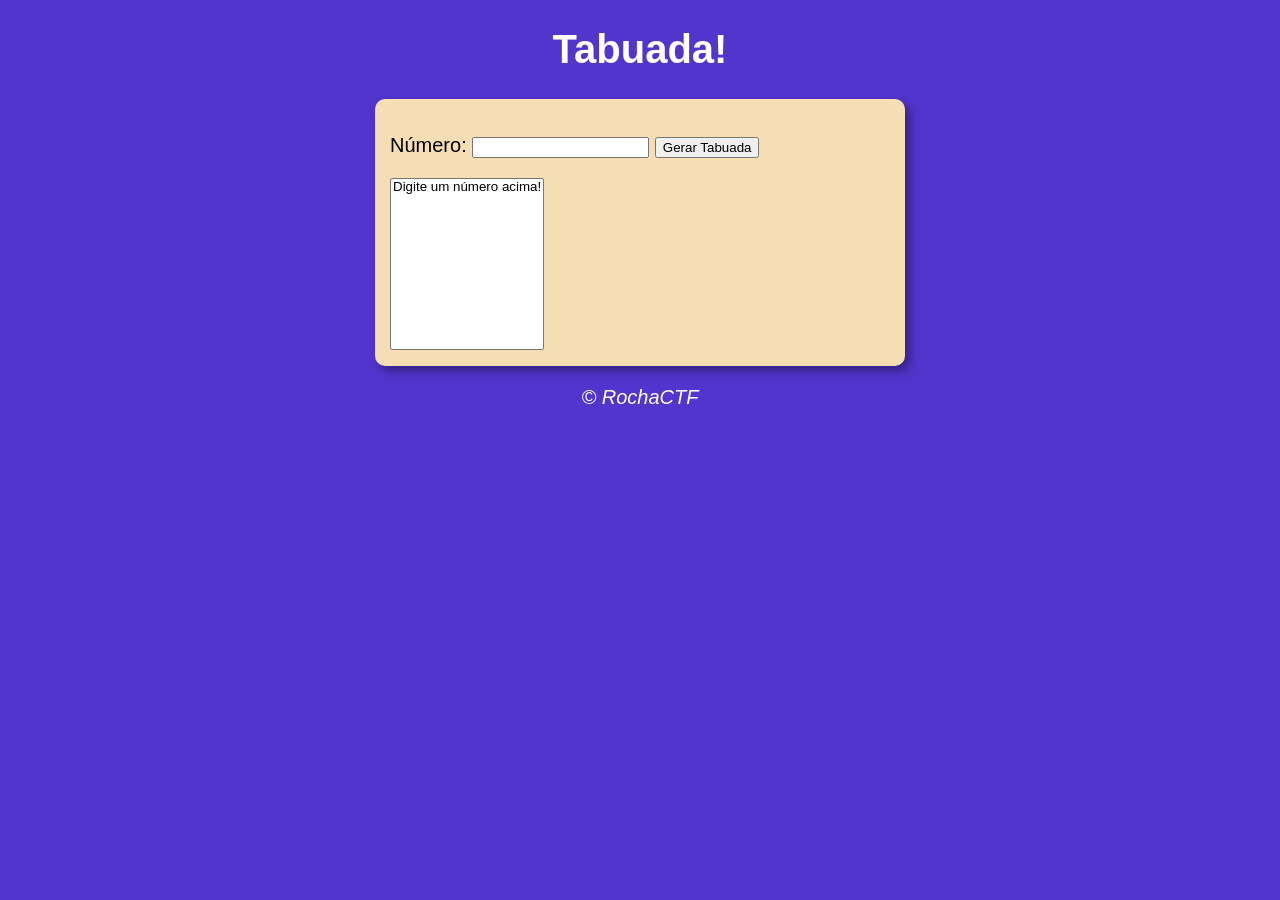
<file: Ex003/index.html>
<!DOCTYPE html>
<html lang="en">
<head>
    <meta charset="UTF-8">
    <meta name="viewport" content="width=device-width, initial-scale=1.0">
    <title>Tabuada!</title>
    <link rel="stylesheet" href="style.css">
</head>
<body>
    <header>
        <h1>Tabuada!</h1>

    </header>
    <section>
        <div>
            <p>Número: <input type="number" name="num" id="txtn">
            <input type="button" value="Gerar Tabuada" onclick="tabuada()"></p>
        </div>
        <div>
            <select name="tabuada" id="seltab" size="10">
            <option>Digite um número acima!</option>
            </select>
        </div>

    </section>
    <footer>

        <p>&copy; RochaCTF</p>
    
    </footer>

    <script src="script.js">
        
    </script>
      
</body>
</html>
</file>
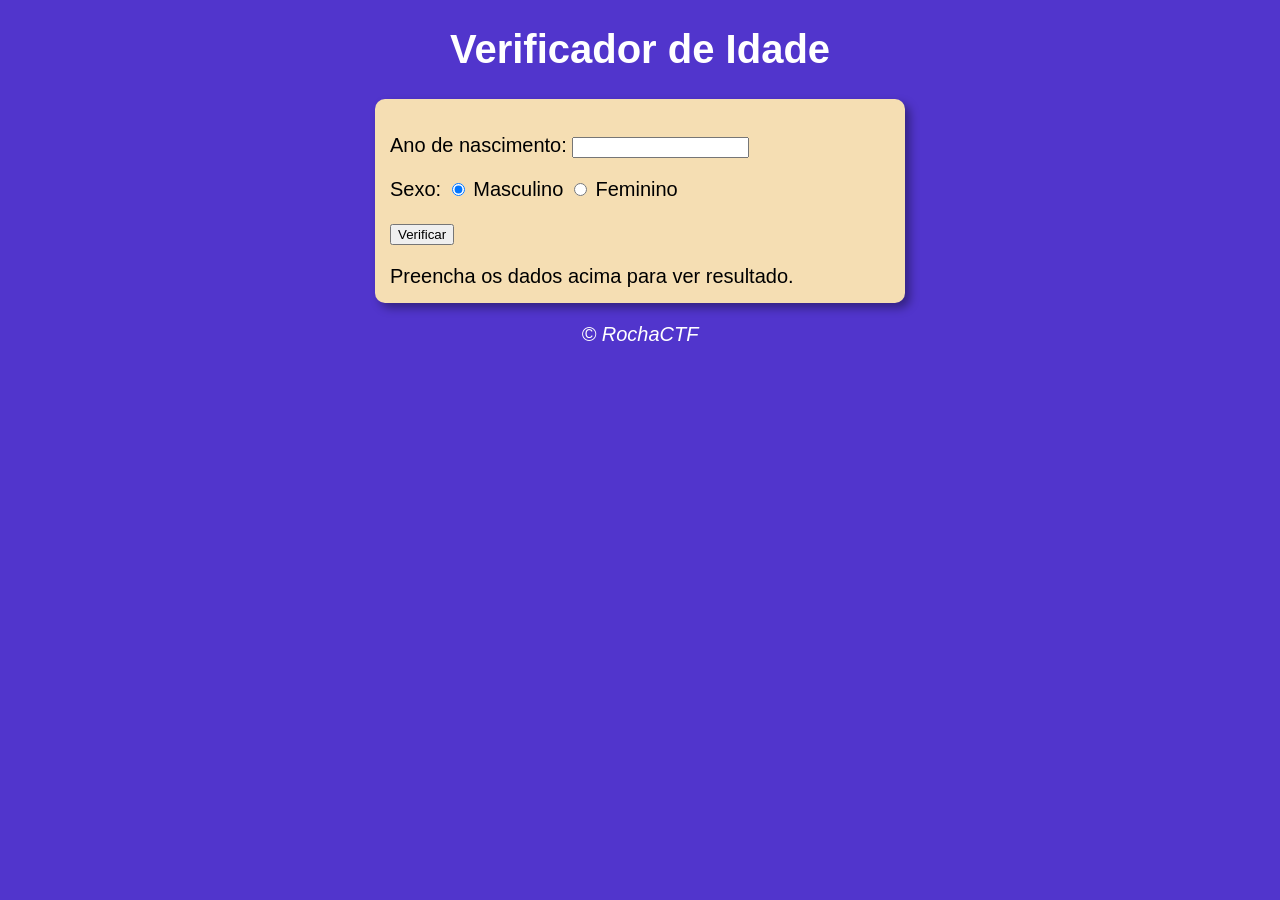
<file: Ex005/index.html>
<!DOCTYPE html>
<html lang="en">
<head>
    <meta charset="UTF-8">
    <meta name="viewport" content="width=device-width, initial-scale=1.0">
    <title>Verificador de Idade</title>
    <link rel="stylesheet" href="style.css">
</head>
<body>
    <header>
        <h1>Verificador de Idade</h1>

    </header>
    <section>
        <div>

            <p>Ano de nascimento:
                <input type="number" name="txtano" id = "txtano" min ="0" >
            </p>
            <p>Sexo:
                <input type="radio" name="radsex" id="masc" checked>
                <label for="masc">Masculino</label>
                <input type="radio" name="radsex" id="fem">
                <label for="fem">Feminino</label>
            </p>
            <p>
                <input type="button" value="Verificar" onclick="verificar()">
            </p>
        </div>
        <div id = "res">

            Preencha os dados acima para ver resultado.

        </div>

    </section>
    <footer>

        <p>&copy; RochaCTF</p>
    
    </footer>

    <script src="script.js">
        
    </script>
      
</body>
</html>
</file>
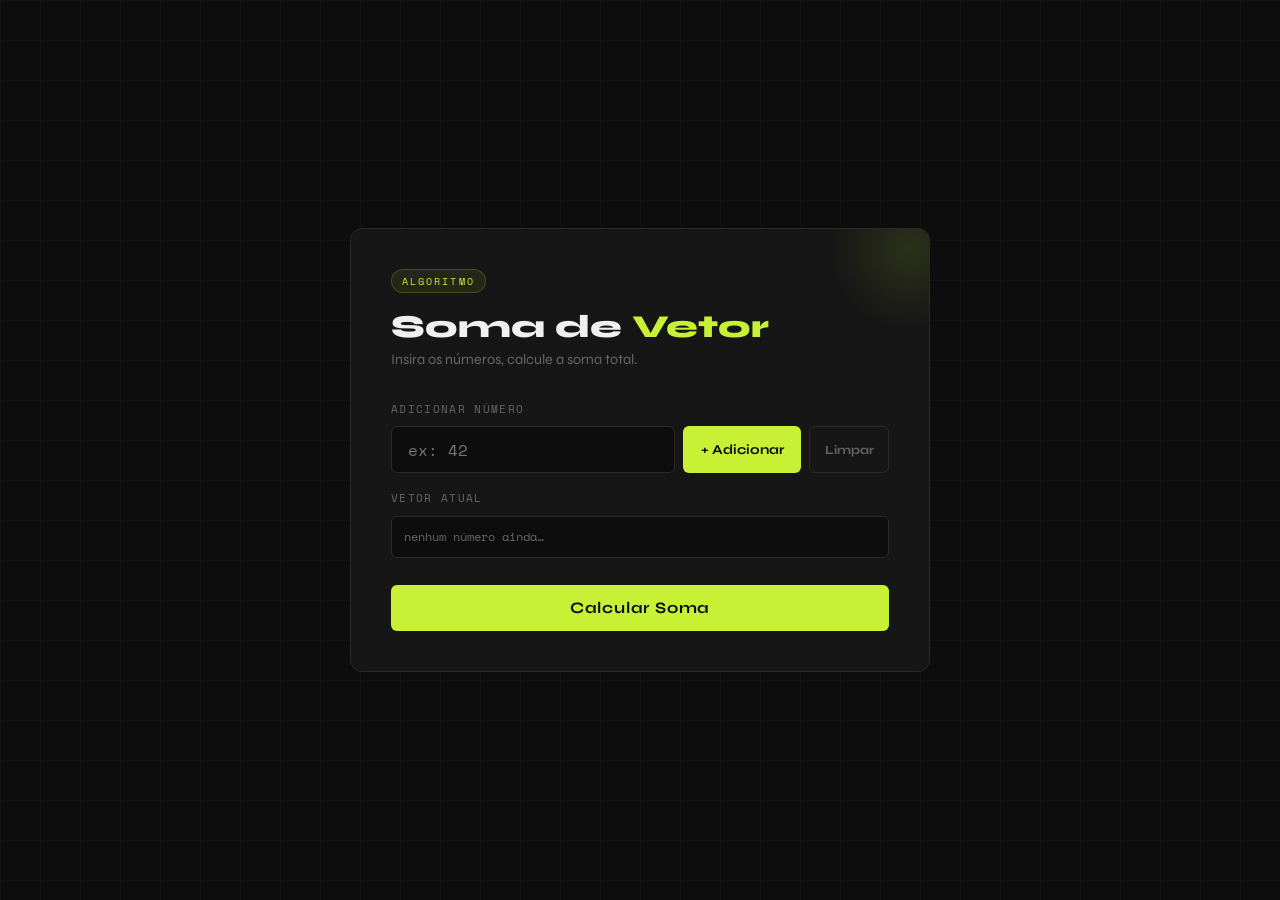
<file: Ex006/index.html>
<!DOCTYPE html>
<html lang="pt-BR">
<head>
  <meta charset="UTF-8" />
  <meta name="viewport" content="width=device-width, initial-scale=1.0"/>
  <title>Soma de Vetores</title>
  <link href="https://fonts.googleapis.com/css2?family=Space+Mono:wght@400;700&family=Syne:wght@400;700;800&display=swap" rel="stylesheet"/>
  <link rel="stylesheet" href="style.css"/>
</head>
<body>

<div class="card">
  <span class="label-tag">Algoritmo</span>
  <h1>Soma de <span>Vetor</span></h1>
  <p class="subtitle">Insira os números, calcule a soma total.</p>

  <p class="section-label">Adicionar número</p>
  <div class="input-row">
    <input type="number" id="numInput" placeholder="ex: 42" />
    <button class="btn-add" onclick="adicionarNumero()">+ Adicionar</button>
    <button class="btn-clear" onclick="limpar()">Limpar</button>
  </div>

  <p class="section-label">Vetor atual</p>
  <div class="chips" id="chips">
    <span class="empty-hint" id="emptyHint">nenhum número ainda…</span>
  </div>

  <button class="btn-calc" onclick="calcularSoma()">Calcular Soma</button>
  <p class="error-msg" id="errorMsg">⚠ Adicione pelo menos um número ao vetor.</p>

  <div class="result-box" id="resultBox">
    <p class="result-label">Resultado</p>
    <p class="result-value" id="resultValue">—</p>
    <p class="result-detail" id="resultDetail"></p>
  </div>
</div>

<script src="script.js"></script>
</body>
</html>
</file>
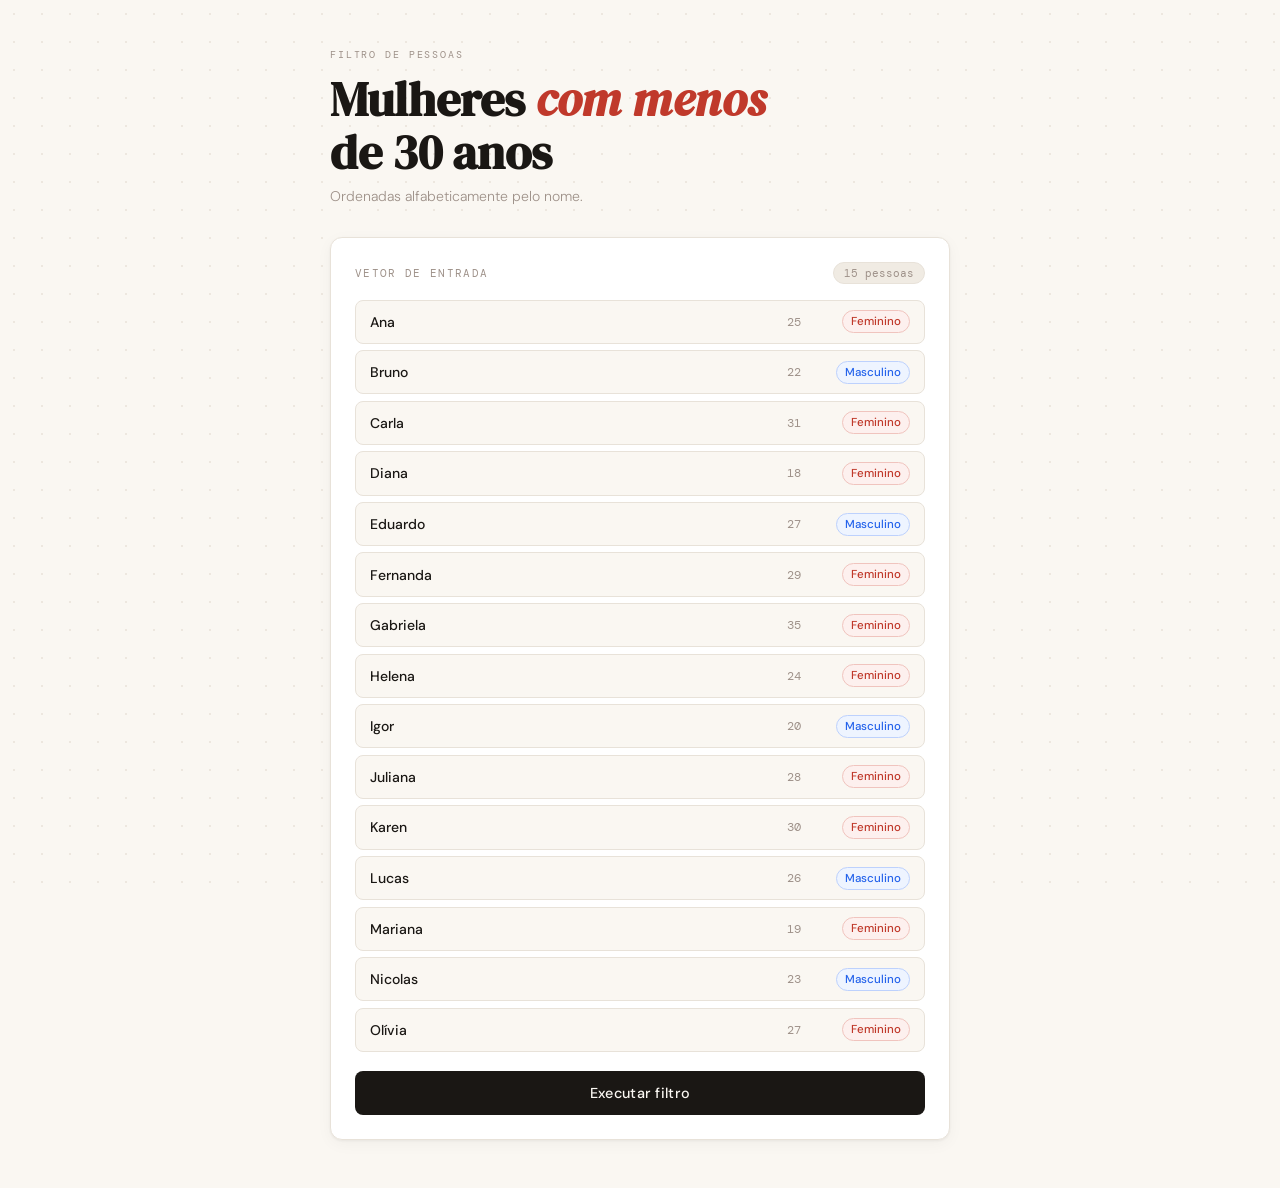
<file: Ex007/index.html>
<!DOCTYPE html>
<html lang="pt-BR">
<head>
  <meta charset="UTF-8" />
  <meta name="viewport" content="width=device-width, initial-scale=1.0"/>
  <title>Filtro de Pessoas</title>
  <link href="https://fonts.googleapis.com/css2?family=DM+Serif+Display:ital@0;1&family=DM+Mono:wght@400;500&family=DM+Sans:wght@300;400;500&display=swap" rel="stylesheet"/>
  <link rel="stylesheet" href="style.css"/>
</head>
<body>

  <div class="container">

    <header class="header">
      <p class="tag">Filtro de Pessoas</p>
      <h1>Mulheres <em>com menos</em><br/>de 30 anos</h1>
      <p class="desc">Ordenadas alfabeticamente pelo nome.</p>
    </header>

    <div class="panel">
      <div class="panel-header">
        <span class="panel-title">Vetor de entrada</span>
        <span class="badge" id="totalBadge">0 pessoas</span>
      </div>
      <div id="inputList" class="input-list"></div>
      <button class="btn-run" onclick="executarFiltro()">Executar filtro</button>
    </div>

    <div class="result-panel" id="resultPanel">
      <div class="panel-header">
        <span class="panel-title">Resultado</span>
        <span class="badge accent" id="resultBadge">0 encontradas</span>
      </div>
      <div id="resultDiv" class="result-list"></div>
    </div>

  </div>

  <script src="script.js"></script>
</body>
</html>
</file>
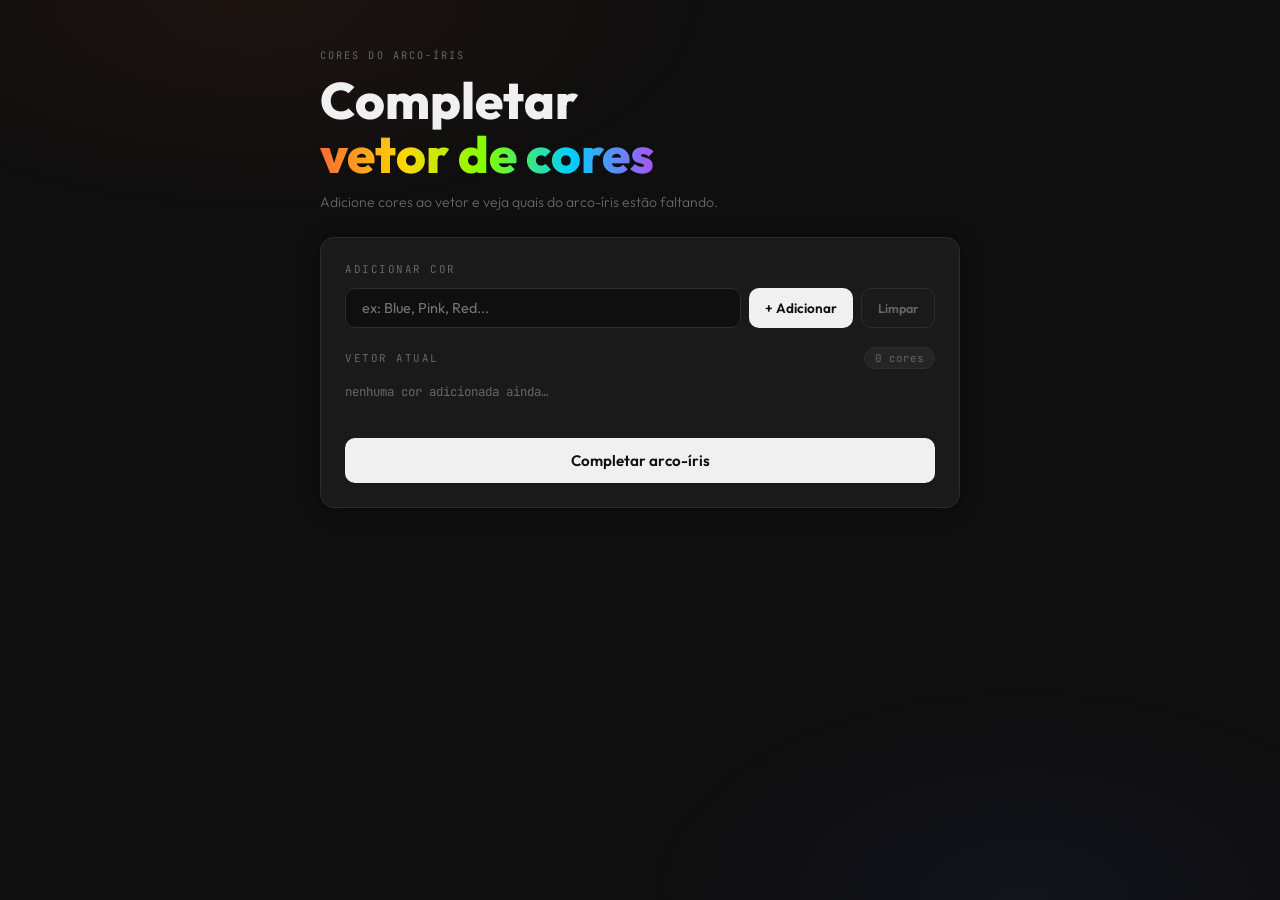
<file: Ex008/index.html>
<!DOCTYPE html>
<html lang="pt-BR">
<head>
  <meta charset="UTF-8" />
  <meta name="viewport" content="width=device-width, initial-scale=1.0"/>
  <title>Arco-íris</title>
  <link href="https://fonts.googleapis.com/css2?family=Outfit:wght@300;400;600;700;800&family=JetBrains+Mono:wght@400;500&display=swap" rel="stylesheet"/>
  <link rel="stylesheet" href="style.css"/>
</head>
<body>

  <div class="container">

    <header>
      <p class="tag">Cores do Arco-íris</p>
      <h1>Completar<br/><span>vetor de cores</span></h1>
      <p class="desc">Adicione cores ao vetor e veja quais do arco-íris estão faltando.</p>
    </header>

    <div class="panel">
      <div class="panel-header">
        <span class="panel-title">Adicionar cor</span>
      </div>
      <div class="input-row">
        <input type="text" id="colorInput" placeholder="ex: Blue, Pink, Red..."/>
        <button class="btn-add" onclick="adicionarCor()">+ Adicionar</button>
        <button class="btn-clear" onclick="limpar()">Limpar</button>
      </div>

      <div class="panel-header" style="margin-top: 1rem;">
        <span class="panel-title">Vetor atual</span>
        <span class="badge" id="inputBadge">0 cores</span>
      </div>
      <div id="inputColors" class="color-grid">
        <span class="empty-hint">nenhuma cor adicionada ainda…</span>
      </div>

      <button class="btn-run" onclick="executar()">Completar arco-íris</button>
    </div>

    <div class="panel result-panel" id="resultPanel">
      <div class="panel-header">
        <span class="panel-title">Vetor corrigido</span>
        <span class="badge success" id="resultBadge">0 cores</span>
      </div>
      <div id="addedInfo" class="added-info"></div>
      <div id="resultColors" class="color-grid"></div>
    </div>

  </div>

  <script src="script.js"></script>
</body>
</html>
</file>
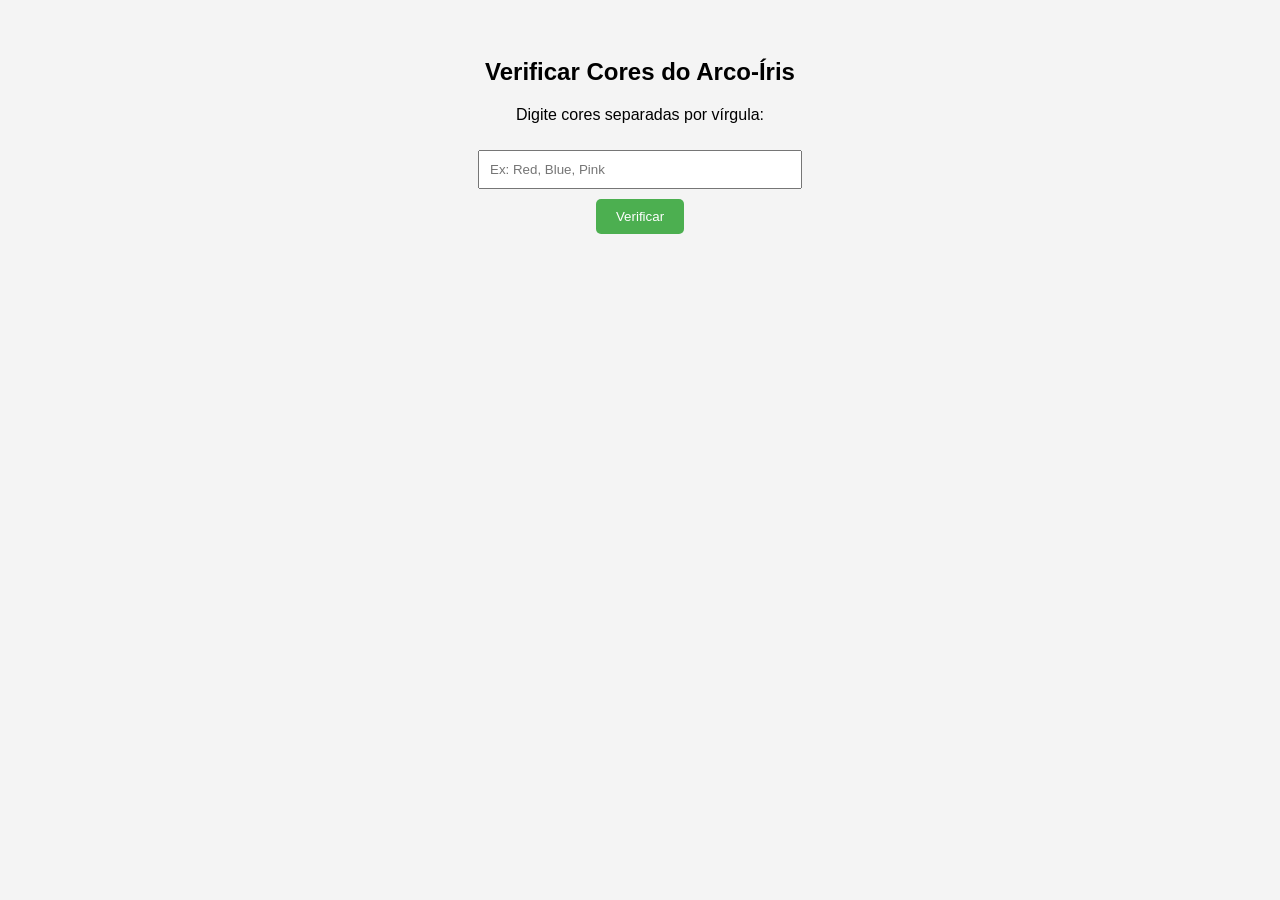
<file: Ex009/Arco-Iris/index.html>
<!DOCTYPE html>
<html lang="pt-br">
<head>
  <meta charset="UTF-8">
  <title>Cores do Arco-Íris</title>
  <link rel="stylesheet" href="style.css">
</head>
<body>

  <h2>Verificar Cores do Arco-Íris</h2>

  <p>Digite cores separadas por vírgula:</p>
  <input type="text" id="coresInput" placeholder="Ex: Red, Blue, Pink">
  
  <br>
  <button id="btnVerificar">Verificar</button>

  <div class="resultado" id="resultado"></div>

  <script src="script.js"></script>
</body>
</html>
</file>
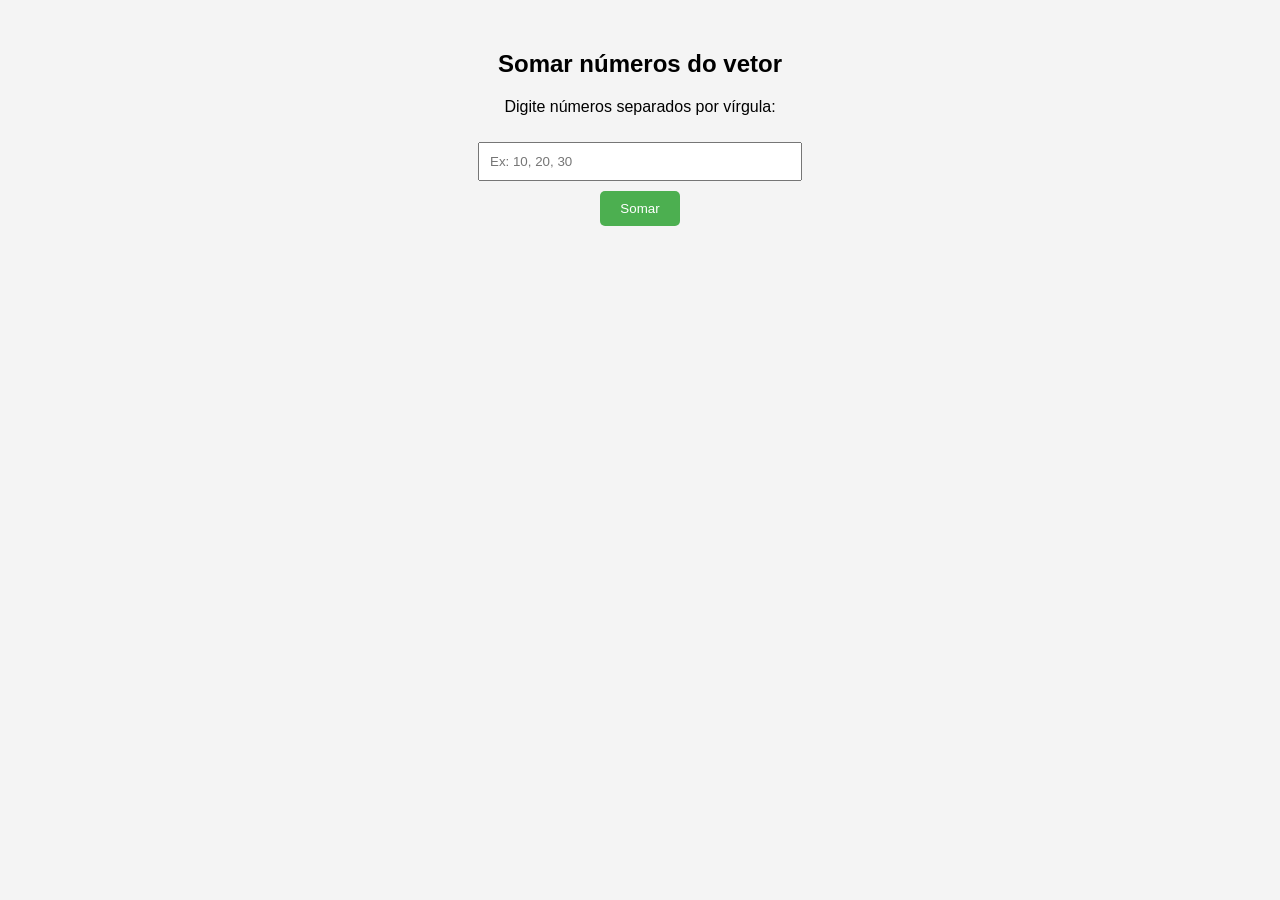
<file: Ex010/Parametro vetor/index.html>
<!DOCTYPE html>
<html lang="pt-br">
<head>
  <meta charset="UTF-8">
  <title>Soma de Vetor</title>
  <link rel="stylesheet" href="style.css">
</head>
<body>

  <h2>Somar números do vetor</h2>

  <p>Digite números separados por vírgula:</p>
  <input type="text" id="numeros" placeholder="Ex: 10, 20, 30">

  <br>
  <button onclick="calcular()">Somar</button>

  <div id="resultado"></div>

  <script src="script.js"></script>
</body>
</html>
</file>
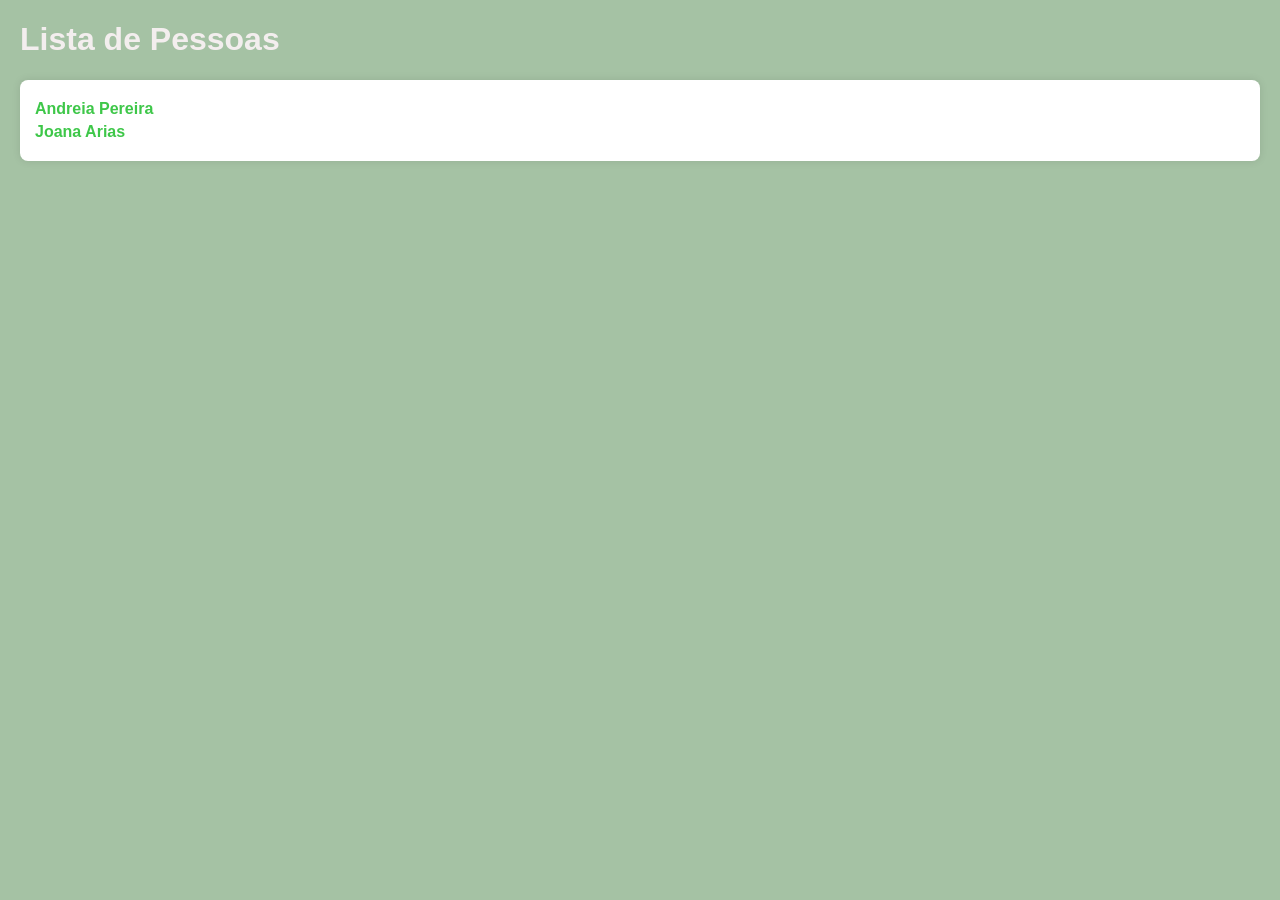
<file: Ex011/VetorMulheres/index.html>
<!DOCTYPE html>
<html lang="pt-BR">
<head>
    <meta charset="UTF-8">
    <meta name="viewport" content="width=device-width, initial-scale=1.0">
    <title>Filtrar Pessoas</title>
    <link rel="stylesheet" href="style.css">
</head>
<body>
    <h1>Lista de Pessoas</h1>

    <div id="resultado"></div>

    <script src="script.js"></script>
</body>
</html>
</file>
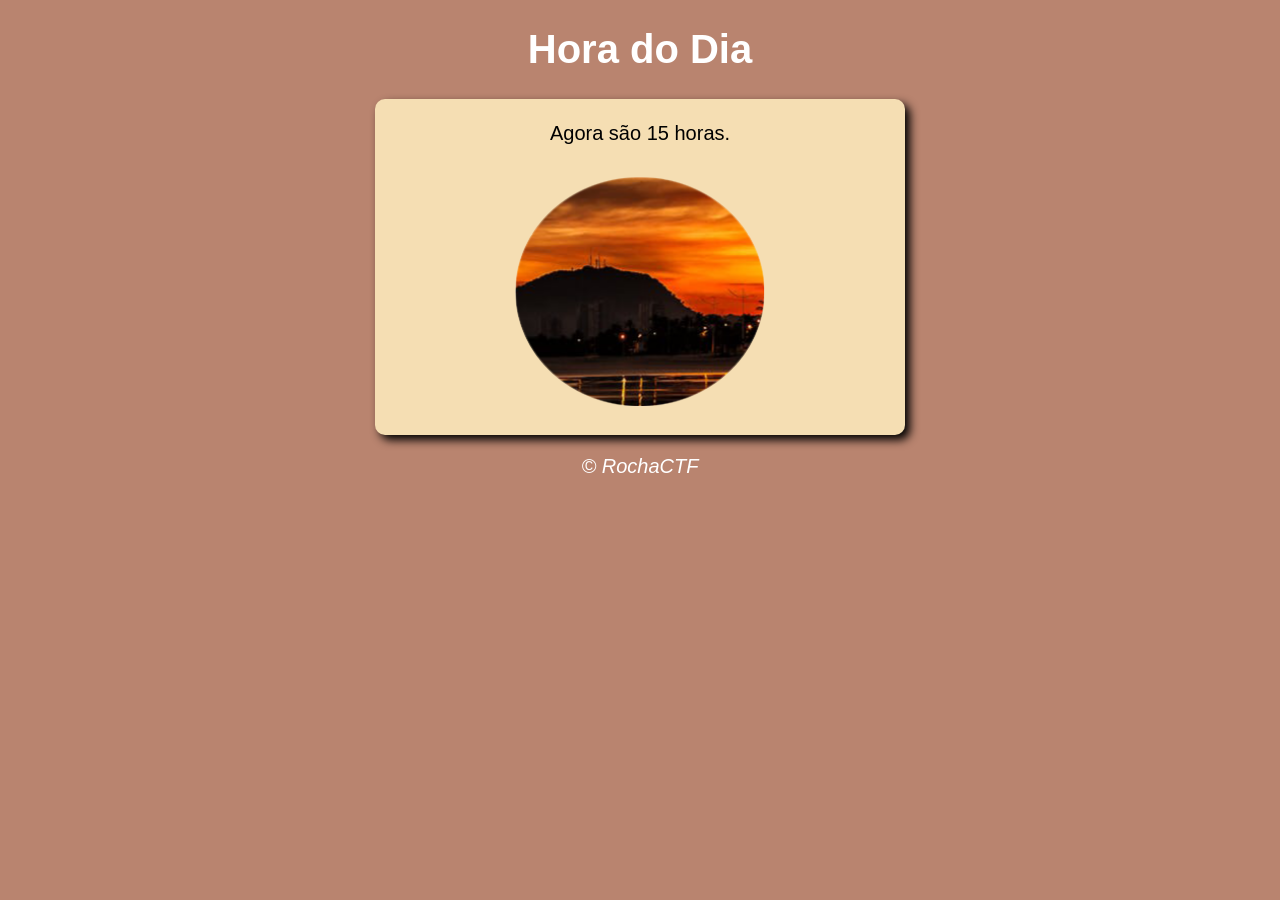
<file: Ex001/indx.html>
<!DOCTYPE html>
<html lang="en">
<head>
    <meta charset="UTF-8">
    <meta name="viewport" content="width=device-width, initial-scale=1.0">
    <title>Hora do Dia</title>
    <link rel="stylesheet" href="style.css">
</head>
<body onload="carregar()">
    <header>
        <h1>Hora do Dia</h1>

    </header>
    <section>
        <div id = "msg">
            Aqui vai aparecer a mensagem
        </div>
        
        <div id ="foto">
            <img id="imagem" src="fotomanha.png" alt="Foto do dia">
        </div>

    </section>
    <footer>

        <p>&copy; RochaCTF</p>
    
    </footer>

    <script src="script.js">
        
    </script>
      
</body>
</html>
</file>
<file: Ex003/style.css>
body{

    background: rgb(81, 53, 204);
    font: normal 15pt Arial;

}


header{
    
    color:white;
    text-align: center;

}

section{
    
    background: wheat;
    border-radius: 10px;
    padding: 15px;
    width: 500px;
    margin:auto;
    box-shadow: 5px 5px 10px rgba(0, 0, 0, 0.363);
}

footer{
    color: white;
    text-align: center;
    font-style: italic;
}
</file>
<file: Ex005/style.css>
body{

    background: rgb(81, 53, 204);
    font: normal 15pt Arial;

}


header{
    
    color:white;
    text-align: center;

}

section{
    
    background: wheat;
    border-radius: 10px;
    padding: 15px;
    width: 500px;
    margin:auto;
    box-shadow: 5px 5px 10px rgba(0, 0, 0, 0.363);
}

footer{
    color: white;
    text-align: center;
    font-style: italic;
}
img#foto {
    display: block;
    margin: auto;
    width: 250px;
    height: 250px;
    border-radius: 50%;
    margin-top: 15px; 
}
</file>
<file: Ex006/style.css>
*, *::before, *::after {
  box-sizing: border-box;
  margin: 0;
  padding: 0;
}

:root {
  --bg: #0d0d0d;
  --surface: #161616;
  --border: #2a2a2a;
  --accent: #c8f135;
  --accent-dim: #9dbf1f;
  --text: #f0f0f0;
  --muted: #666;
  --danger: #ff5252;
  --radius: 6px;
}

body {
  background: var(--bg);
  color: var(--text);
  font-family: 'Syne', sans-serif;
  min-height: 100vh;
  display: flex;
  align-items: center;
  justify-content: center;
  padding: 2rem;
}

/* Subtle grid texture */
body::before {
  content: '';
  position: fixed;
  inset: 0;
  background-image:
    linear-gradient(rgba(200,241,53,0.03) 1px, transparent 1px),
    linear-gradient(90deg, rgba(200,241,53,0.03) 1px, transparent 1px);
  background-size: 40px 40px;
  pointer-events: none;
}

.card {
  background: var(--surface);
  border: 1px solid var(--border);
  border-radius: 12px;
  padding: 2.5rem;
  width: 100%;
  max-width: 580px;
  position: relative;
  overflow: hidden;
}

.card::after {
  content: '';
  position: absolute;
  top: -60px;
  right: -60px;
  width: 160px;
  height: 160px;
  background: radial-gradient(circle, rgba(200,241,53,0.12) 0%, transparent 70%);
  pointer-events: none;
}

.label-tag {
  font-family: 'Space Mono', monospace;
  font-size: 0.65rem;
  letter-spacing: 0.2em;
  text-transform: uppercase;
  color: var(--accent);
  background: rgba(200,241,53,0.08);
  border: 1px solid rgba(200,241,53,0.2);
  padding: 3px 10px;
  border-radius: 100px;
  display: inline-block;
  margin-bottom: 1rem;
}

h1 {
  font-size: 2rem;
  font-weight: 800;
  line-height: 1.1;
  margin-bottom: 0.4rem;
}

h1 span {
  color: var(--accent);
}

.subtitle {
  color: var(--muted);
  font-size: 0.9rem;
  margin-bottom: 2rem;
  font-weight: 400;
}

.section-label {
  font-family: 'Space Mono', monospace;
  font-size: 0.7rem;
  letter-spacing: 0.12em;
  text-transform: uppercase;
  color: var(--muted);
  margin-bottom: 0.6rem;
}

.input-row {
  display: flex;
  gap: 0.5rem;
  margin-bottom: 1rem;
}

input[type="number"] {
  flex: 1;
  background: var(--bg);
  border: 1px solid var(--border);
  border-radius: var(--radius);
  color: var(--text);
  font-family: 'Space Mono', monospace;
  font-size: 1rem;
  padding: 0.65rem 1rem;
  outline: none;
  transition: border-color 0.2s;
  appearance: textfield;
  -moz-appearance: textfield;
}

input[type="number"]::-webkit-inner-spin-button,
input[type="number"]::-webkit-outer-spin-button {
  -webkit-appearance: none;
}

input[type="number"]:focus {
  border-color: var(--accent);
}

button {
  font-family: 'Syne', sans-serif;
  font-weight: 700;
  font-size: 0.85rem;
  cursor: pointer;
  border: none;
  border-radius: var(--radius);
  padding: 0.65rem 1.1rem;
  transition: all 0.15s;
}

.btn-add {
  background: var(--accent);
  color: #0d0d0d;
  white-space: nowrap;
}

.btn-add:hover {
  background: var(--accent-dim);
}

.btn-calc {
  width: 100%;
  background: var(--accent);
  color: #0d0d0d;
  padding: 0.85rem;
  font-size: 1rem;
  letter-spacing: 0.05em;
  border-radius: var(--radius);
  margin-top: 0.5rem;
}

.btn-calc:hover {
  background: var(--accent-dim);
  transform: translateY(-1px);
}

.btn-calc:active {
  transform: translateY(0);
}

.btn-clear {
  background: transparent;
  color: var(--muted);
  border: 1px solid var(--border);
  font-size: 0.78rem;
  padding: 0.5rem 0.9rem;
}

.btn-clear:hover {
  color: var(--danger);
  border-color: var(--danger);
}

/* Chips */
.chips {
  display: flex;
  flex-wrap: wrap;
  gap: 0.4rem;
  min-height: 42px;
  background: var(--bg);
  border: 1px solid var(--border);
  border-radius: var(--radius);
  padding: 0.5rem;
  margin-bottom: 1.2rem;
  align-items: flex-start;
  align-content: flex-start;
}

.chip {
  display: flex;
  align-items: center;
  gap: 4px;
  background: rgba(200,241,53,0.1);
  border: 1px solid rgba(200,241,53,0.25);
  color: var(--accent);
  font-family: 'Space Mono', monospace;
  font-size: 0.78rem;
  padding: 3px 8px 3px 10px;
  border-radius: 100px;
  animation: popIn 0.15s ease;
}

@keyframes popIn {
  from { transform: scale(0.7); opacity: 0; }
  to   { transform: scale(1);   opacity: 1; }
}

.chip-remove {
  cursor: pointer;
  color: var(--muted);
  font-size: 0.9rem;
  line-height: 1;
  padding: 0 2px;
  transition: color 0.15s;
}

.chip-remove:hover {
  color: var(--danger);
}

.empty-hint {
  color: var(--muted);
  font-size: 0.78rem;
  font-family: 'Space Mono', monospace;
  padding: 2px 4px;
}

/* Result */
.result-box {
  background: var(--bg);
  border: 1px solid var(--border);
  border-radius: var(--radius);
  padding: 1.2rem 1.4rem;
  margin-top: 1.2rem;
  display: none;
  animation: fadeUp 0.3s ease;
}

.result-box.show {
  display: block;
}

@keyframes fadeUp {
  from { transform: translateY(8px); opacity: 0; }
  to   { transform: translateY(0);   opacity: 1; }
}

.result-label {
  font-family: 'Space Mono', monospace;
  font-size: 0.65rem;
  letter-spacing: 0.15em;
  text-transform: uppercase;
  color: var(--muted);
  margin-bottom: 0.3rem;
}

.result-value {
  font-family: 'Space Mono', monospace;
  font-size: 2.2rem;
  font-weight: 700;
  color: var(--accent);
  line-height: 1;
}

.result-detail {
  font-size: 0.78rem;
  color: var(--muted);
  margin-top: 0.4rem;
  font-family: 'Space Mono', monospace;
}

.error-msg {
  color: var(--danger);
  font-size: 0.78rem;
  font-family: 'Space Mono', monospace;
  margin-top: 0.5rem;
  display: none;
}

.error-msg.show {
  display: block;
}

.divider {
  border: none;
  border-top: 1px solid var(--border);
  margin: 1.5rem 0;
}

/* Code preview */
.code-block {
  background: #0a0a0a;
  border: 1px solid var(--border);
  border-radius: var(--radius);
  padding: 1.1rem 1.3rem;
  margin-top: 1.5rem;
  overflow-x: auto;
}

.code-block pre {
  font-family: 'Space Mono', monospace;
  font-size: 0.76rem;
  line-height: 1.7;
  color: #aaa;
  white-space: pre;
}

.kw { color: #c678dd; }
.fn { color: #61afef; }
.nm { color: #e06c75; }
.cm { color: #5c6370; font-style: italic; }
.ac { color: var(--accent); }
.st { color: #98c379; }
</file>
<file: Ex007/style.css>
*, *::before, *::after {
  box-sizing: border-box;
  margin: 0;
  padding: 0;
}

:root {
  --bg: #faf7f2;
  --surface: #ffffff;
  --border: #e8e2d9;
  --text: #1a1714;
  --muted: #9e9189;
  --accent: #c0392b;
  --accent-light: #fdf0ee;
  --accent-border: #f0c4be;
  --green: #27ae60;
  --green-light: #edfbf3;
  --green-border: #b8eace;
  --radius: 8px;
  --shadow: 0 1px 3px rgba(0,0,0,0.06), 0 4px 16px rgba(0,0,0,0.04);
}

body {
  background: var(--bg);
  color: var(--text);
  font-family: 'DM Sans', sans-serif;
  min-height: 100vh;
  padding: 3rem 1.5rem;
}

body::before {
  content: '';
  position: fixed;
  inset: 0;
  background-image: radial-gradient(circle, #c8b9a8 1px, transparent 1px);
  background-size: 28px 28px;
  opacity: 0.25;
  pointer-events: none;
  z-index: 0;
}

.container {
  position: relative;
  z-index: 1;
  max-width: 620px;
  margin: 0 auto;
  display: flex;
  flex-direction: column;
  gap: 1.5rem;
}

.header {
  margin-bottom: 0.5rem;
}

.tag {
  font-family: 'DM Mono', monospace;
  font-size: 0.65rem;
  letter-spacing: 0.18em;
  text-transform: uppercase;
  color: var(--muted);
  margin-bottom: 0.75rem;
}

h1 {
  font-family: 'DM Serif Display', serif;
  font-size: clamp(2rem, 6vw, 3rem);
  line-height: 1.1;
  color: var(--text);
  margin-bottom: 0.5rem;
}

h1 em {
  font-style: italic;
  color: var(--accent);
}

.desc {
  font-size: 0.875rem;
  color: var(--muted);
  font-weight: 300;
}

.panel,
.result-panel {
  background: var(--surface);
  border: 1px solid var(--border);
  border-radius: 12px;
  padding: 1.5rem;
  box-shadow: var(--shadow);
}

.panel-header {
  display: flex;
  align-items: center;
  justify-content: space-between;
  margin-bottom: 1rem;
}

.panel-title {
  font-family: 'DM Mono', monospace;
  font-size: 0.7rem;
  letter-spacing: 0.12em;
  text-transform: uppercase;
  color: var(--muted);
}

.badge {
  font-family: 'DM Mono', monospace;
  font-size: 0.68rem;
  background: #f0ebe3;
  color: var(--muted);
  border: 1px solid var(--border);
  padding: 3px 10px;
  border-radius: 100px;
}

.badge.accent {
  background: var(--green-light);
  color: var(--green);
  border-color: var(--green-border);
}

.input-list {
  display: flex;
  flex-direction: column;
  gap: 0.4rem;
  margin-bottom: 1.2rem;
}

.person-row {
  display: grid;
  grid-template-columns: 1fr 48px 80px;
  align-items: center;
  gap: 0.75rem;
  background: var(--bg);
  border: 1px solid var(--border);
  border-radius: var(--radius);
  padding: 0.6rem 0.9rem;
  font-size: 0.875rem;
  animation: slideIn 0.2s ease both;
}

@keyframes slideIn {
  from { opacity: 0; transform: translateX(-8px); }
  to   { opacity: 1; transform: translateX(0); }
}

.person-name {
  font-weight: 500;
  color: var(--text);
  white-space: nowrap;
  overflow: hidden;
  text-overflow: ellipsis;
}

.person-age {
  font-family: 'DM Mono', monospace;
  font-size: 0.78rem;
  color: var(--muted);
  text-align: center;
}

.person-sex {
  font-size: 0.72rem;
  font-weight: 500;
  padding: 3px 8px;
  border-radius: 100px;
  text-align: center;
  justify-self: end;
}

.sex-f {
  background: var(--accent-light);
  color: var(--accent);
  border: 1px solid var(--accent-border);
}

.sex-m {
  background: #eef4ff;
  color: #2563eb;
  border: 1px solid #bdd1fd;
}

.btn-run {
  width: 100%;
  background: var(--text);
  color: var(--bg);
  border: none;
  border-radius: var(--radius);
  padding: 0.8rem;
  font-family: 'DM Sans', sans-serif;
  font-size: 0.9rem;
  font-weight: 500;
  cursor: pointer;
  letter-spacing: 0.02em;
  transition: background 0.15s, transform 0.1s;
}

.btn-run:hover  { background: #3a3330; }
.btn-run:active { transform: scale(0.99); }

.result-panel {
  border-color: var(--green-border);
  background: var(--green-light);
}

.result-list {
  display: flex;
  flex-direction: column;
  gap: 0.4rem;
}

.result-item {
  display: flex;
  align-items: center;
  gap: 0.75rem;
  padding: 0.65rem 0.9rem;
  background: var(--surface);
  border: 1px solid var(--green-border);
  border-radius: var(--radius);
  animation: popIn 0.25s ease both;
}

@keyframes popIn {
  from { opacity: 0; transform: scale(0.96); }
  to   { opacity: 1; transform: scale(1); }
}

.result-index {
  font-family: 'DM Mono', monospace;
  font-size: 0.65rem;
  color: var(--green);
  background: var(--green-light);
  border: 1px solid var(--green-border);
  width: 22px; height: 22px;
  border-radius: 50%;
  display: flex; align-items: center; justify-content: center;
  flex-shrink: 0;
}

.result-name {
  font-weight: 500;
  font-size: 0.9rem;
  color: var(--text);
}

.result-info {
  margin-left: auto;
  font-family: 'DM Mono', monospace;
  font-size: 0.72rem;
  color: var(--muted);
}

.empty-result {
  text-align: center;
  color: var(--muted);
  font-size: 0.85rem;
  padding: 1rem 0;
  font-style: italic;
}
</file>
<file: Ex008/style.css>
*, *::before, *::after {
  box-sizing: border-box;
  margin: 0;
  padding: 0;
}

:root {
  --bg: #0f0f0f;
  --surface: #1a1a1a;
  --border: #2c2c2c;
  --text: #f0f0f0;
  --muted: #666;
  --danger: #f87171;
  --radius: 10px;
  --shadow: 0 2px 20px rgba(0,0,0,0.4);
}

body {
  background: var(--bg);
  color: var(--text);
  font-family: 'Outfit', sans-serif;
  min-height: 100vh;
  padding: 3rem 1.5rem;
}

body::before {
  content: '';
  position: fixed;
  inset: 0;
  background:
    radial-gradient(ellipse 60% 40% at 20% 0%, rgba(255,100,50,0.06) 0%, transparent 60%),
    radial-gradient(ellipse 50% 40% at 80% 100%, rgba(80,100,255,0.06) 0%, transparent 60%);
  pointer-events: none;
  z-index: 0;
}

.container {
  position: relative;
  z-index: 1;
  max-width: 640px;
  margin: 0 auto;
  display: flex;
  flex-direction: column;
  gap: 1.5rem;
}

.tag {
  font-family: 'JetBrains Mono', monospace;
  font-size: 0.65rem;
  letter-spacing: 0.2em;
  text-transform: uppercase;
  color: var(--muted);
  margin-bottom: 0.75rem;
}

h1 {
  font-size: clamp(2.2rem, 7vw, 3.2rem);
  font-weight: 800;
  line-height: 1.05;
  margin-bottom: 0.6rem;
}

h1 span {
  background: linear-gradient(90deg, #ff6b35, #ffd700, #7fff00, #00cfff, #a855f7);
  -webkit-background-clip: text;
  -webkit-text-fill-color: transparent;
  background-clip: text;
}

.desc {
  font-size: 0.875rem;
  color: var(--muted);
  font-weight: 300;
  line-height: 1.6;
}

.panel {
  background: var(--surface);
  border: 1px solid var(--border);
  border-radius: 14px;
  padding: 1.5rem;
  box-shadow: var(--shadow);
}

.panel-header {
  display: flex;
  align-items: center;
  justify-content: space-between;
  margin-bottom: 0.75rem;
}

.panel-title {
  font-family: 'JetBrains Mono', monospace;
  font-size: 0.68rem;
  letter-spacing: 0.14em;
  text-transform: uppercase;
  color: var(--muted);
}

.badge {
  font-family: 'JetBrains Mono', monospace;
  font-size: 0.68rem;
  background: #252525;
  color: var(--muted);
  border: 1px solid var(--border);
  padding: 3px 10px;
  border-radius: 100px;
}

.badge.success {
  background: rgba(74,222,128,0.1);
  color: #4ade80;
  border-color: rgba(74,222,128,0.25);
}

.input-row {
  display: flex;
  gap: 0.5rem;
  margin-bottom: 1.2rem;
}

input[type="text"] {
  flex: 1;
  background: var(--bg);
  border: 1px solid var(--border);
  border-radius: var(--radius);
  color: var(--text);
  font-family: 'Outfit', sans-serif;
  font-size: 0.9rem;
  padding: 0.6rem 1rem;
  outline: none;
  transition: border-color 0.2s;
}

input[type="text"]:focus {
  border-color: #a855f7;
}

button {
  font-family: 'Outfit', sans-serif;
  font-weight: 600;
  font-size: 0.85rem;
  cursor: pointer;
  border: none;
  border-radius: var(--radius);
  padding: 0.6rem 1rem;
  transition: all 0.15s;
  white-space: nowrap;
}

.btn-add {
  background: var(--text);
  color: var(--bg);
}
.btn-add:hover { opacity: 0.85; }

.btn-clear {
  background: transparent;
  color: var(--muted);
  border: 1px solid var(--border);
  font-size: 0.78rem;
}
.btn-clear:hover { color: var(--danger); border-color: var(--danger); }

.color-grid {
  display: flex;
  flex-wrap: wrap;
  gap: 0.5rem;
  margin-bottom: 1.2rem;
  min-height: 38px;
  align-content: flex-start;
}

.empty-hint {
  color: var(--muted);
  font-size: 0.78rem;
  font-family: 'JetBrains Mono', monospace;
  padding: 2px 0;
}

.color-chip {
  display: flex;
  align-items: center;
  gap: 7px;
  padding: 5px 10px 5px 8px;
  border-radius: 100px;
  border: 1px solid rgba(255,255,255,0.1);
  background: rgba(255,255,255,0.05);
  font-size: 0.8rem;
  font-weight: 500;
  color: var(--text);
  animation: popIn 0.18s ease both;
}

.color-chip.added {
  border-color: rgba(74,222,128,0.35);
  background: rgba(74,222,128,0.08);
  color: #4ade80;
}

.chip-remove {
  cursor: pointer;
  color: var(--muted);
  font-size: 1rem;
  line-height: 1;
  margin-left: 2px;
  transition: color 0.15s;
}
.chip-remove:hover { color: var(--danger); }

@keyframes popIn {
  from { transform: scale(0.75); opacity: 0; }
  to   { transform: scale(1);   opacity: 1; }
}

.color-dot {
  width: 11px;
  height: 11px;
  border-radius: 50%;
  flex-shrink: 0;
}

.btn-run {
  width: 100%;
  background: var(--text);
  color: var(--bg);
  border: none;
  border-radius: var(--radius);
  padding: 0.8rem;
  font-size: 0.95rem;
  font-weight: 600;
  transition: opacity 0.15s, transform 0.1s;
}
.btn-run:hover  { opacity: 0.88; }
.btn-run:active { transform: scale(0.99); }

.result-panel {
  border-color: rgba(74,222,128,0.2);
  display: none;
}

.added-info {
  font-size: 0.8rem;
  color: #4ade80;
  font-family: 'JetBrains Mono', monospace;
  margin-bottom: 1rem;
}
</file>
<file: Ex009/Arco-Iris/style.css>
body {
  font-family: Arial, sans-serif;
  background: #f4f4f4;
  text-align: center;
  padding: 30px;
}

input {
  width: 300px;
  padding: 10px;
  margin: 10px;
}

button {
  padding: 10px 20px;
  cursor: pointer;
  background: #4CAF50;
  color: white;
  border: none;
  border-radius: 5px;
}

button:hover {
  background: #45a049;
}

.resultado {
  margin-top: 20px;
  font-weight: bold;
}
</file>
<file: Ex010/Parametro vetor/style.css>
body {
  font-family: Arial, sans-serif;
  text-align: center;
  margin-top: 50px;
  background: #f4f4f4;
}

input {
  width: 300px;
  padding: 10px;
  margin-top: 10px;
}

button {
  padding: 10px 20px;
  margin-top: 10px;
  cursor: pointer;
  background: #4CAF50;
  color: white;
  border: none;
  border-radius: 5px;
}

button:hover {
  background: #45a049;
}

#resultado {
  margin-top: 20px;
  font-weight: bold;
  font-size: 18px;
}
</file>
<file: Ex011/VetorMulheres/style.css>
body {
    font-family: Arial, sans-serif;
    margin: 20px;
    background-color: #a5c2a4;
}

h1 {
    color: #f3eeee;
}

#resultado {
    margin-top: 20px;
    padding: 15px;
    background-color: #fff;
    border-radius: 8px;
    box-shadow: 0 0 8px rgba(0,0,0,0.1);
}

#resultado p {
    margin: 5px 0;
    font-weight: bold;
    color: #3ec749;
}
</file>
<file: Ex001/style.css>
body{
    background: rgb(81, 53, 204);
    font: normal 15pt arial;
}

header{
    color: white;
    text-align: center;
}

section{
    background: wheat;
    border-radius: 10px;
    padding: 15px;
    width: 500px;
    margin: auto;
    box-shadow: 5px 5px 10px rgba(0, 0, 0, 363);    

}
div{
    text-align: center;
    padding: 8px;

}
footer{
    color: white;
    text-align: center;
    font-style: italic;
}
#foto {
    text-align: center; 
    margin-top: 15px;
}

#foto img {
    border-radius: 50%; 
    width: 250px; 
}
</file>
